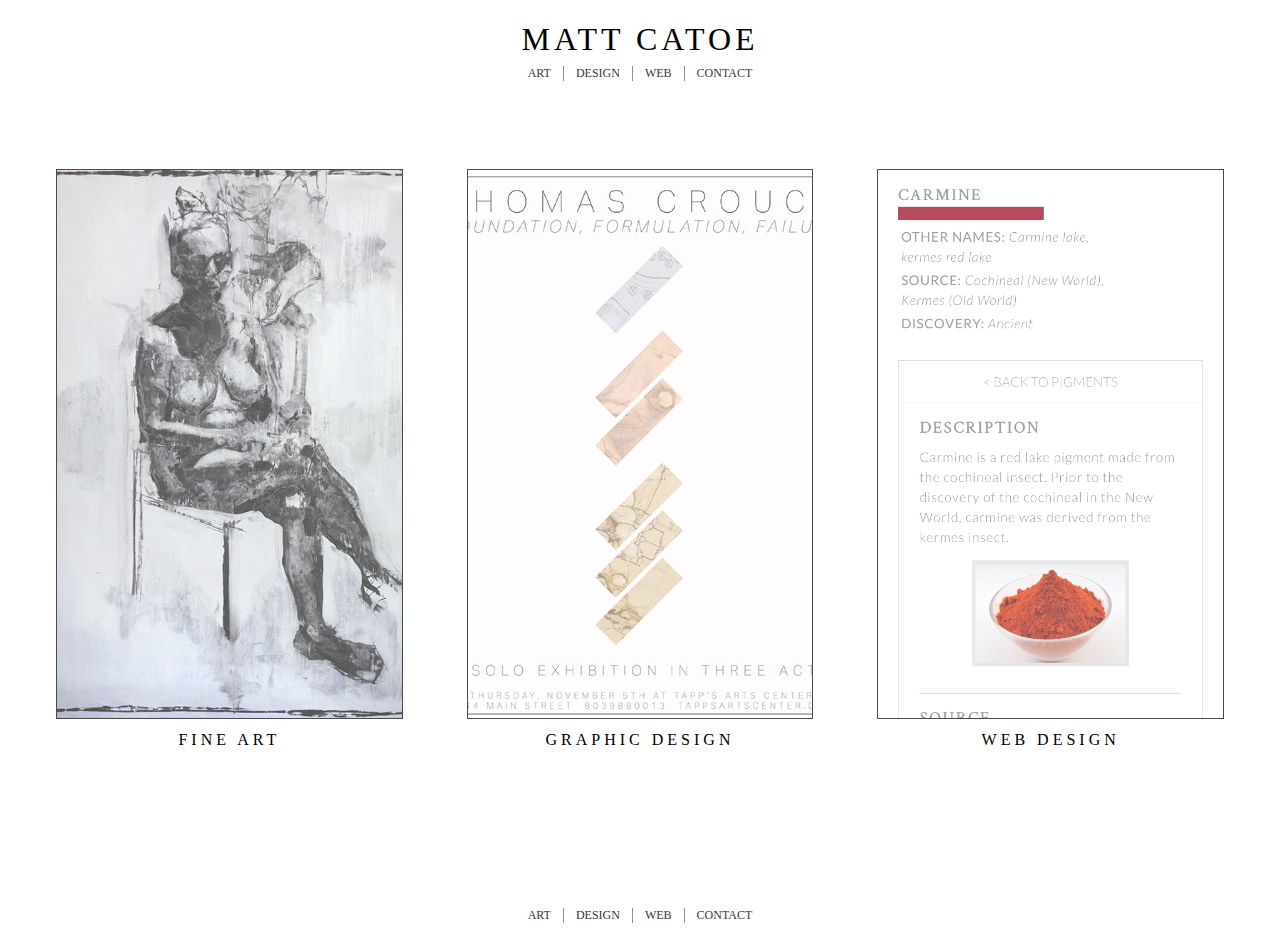
<file: index.html>
<!DOCTYPE html>
<!DOCTYPE html>
<html>
<head>
	<title>Matt Catoe</title>
	<!-- <link rel="stylesheet" type="text/css" href="normalize.css"> -->
	<link rel="stylesheet" type="text/css" href="main.css">
</head>
<body>
	<header>
		<nav>
			<h1><a href="index.html">Matt Catoe</a></h1>
			<ul>
				<li>
					<a href="artwork.html">Art</a>
				</li>
				<li>
					<a href="design.html">Design</a>
				</li>
				<li>
					<a href="web.html">Web</a>
				</li>
				<li>
					<a href="contact.html">Contact</a>
				</li>
			</ul>
		</nav>
	</header>
	<main>
		<section class="tiles">
			<div class="tile">
				<a href="artwork.html">
					<div class="image" id="art"></div>
					<h5>Fine Art</h5>
				</a>
			</div>
			<div class="tile">
				<a href="design.html">
					<div class="image" id="design"></div>
					<h5>Graphic Design</h5>
				</a>
			</div>
			<div class="tile">
				<a href="web.html">
					<div class="image" id="web"></div>
					<h5>Web Design</h5>
				</a>
			</div>
		</section>
	</main>
	<footer>
		<nav>
			<ul>
				<li>
					<a href="artwork.html">Art</a>
				</li>
				<li>
					<a href="design.html">Design</a>
				</li>
				<li>
					<a href="web.html">Web</a>
				</li>
				<li>
					<a href="contact.html">Contact</a>
				</li>
			</ul>
		</nav>
	</footer>
</body>
</html>
</file>
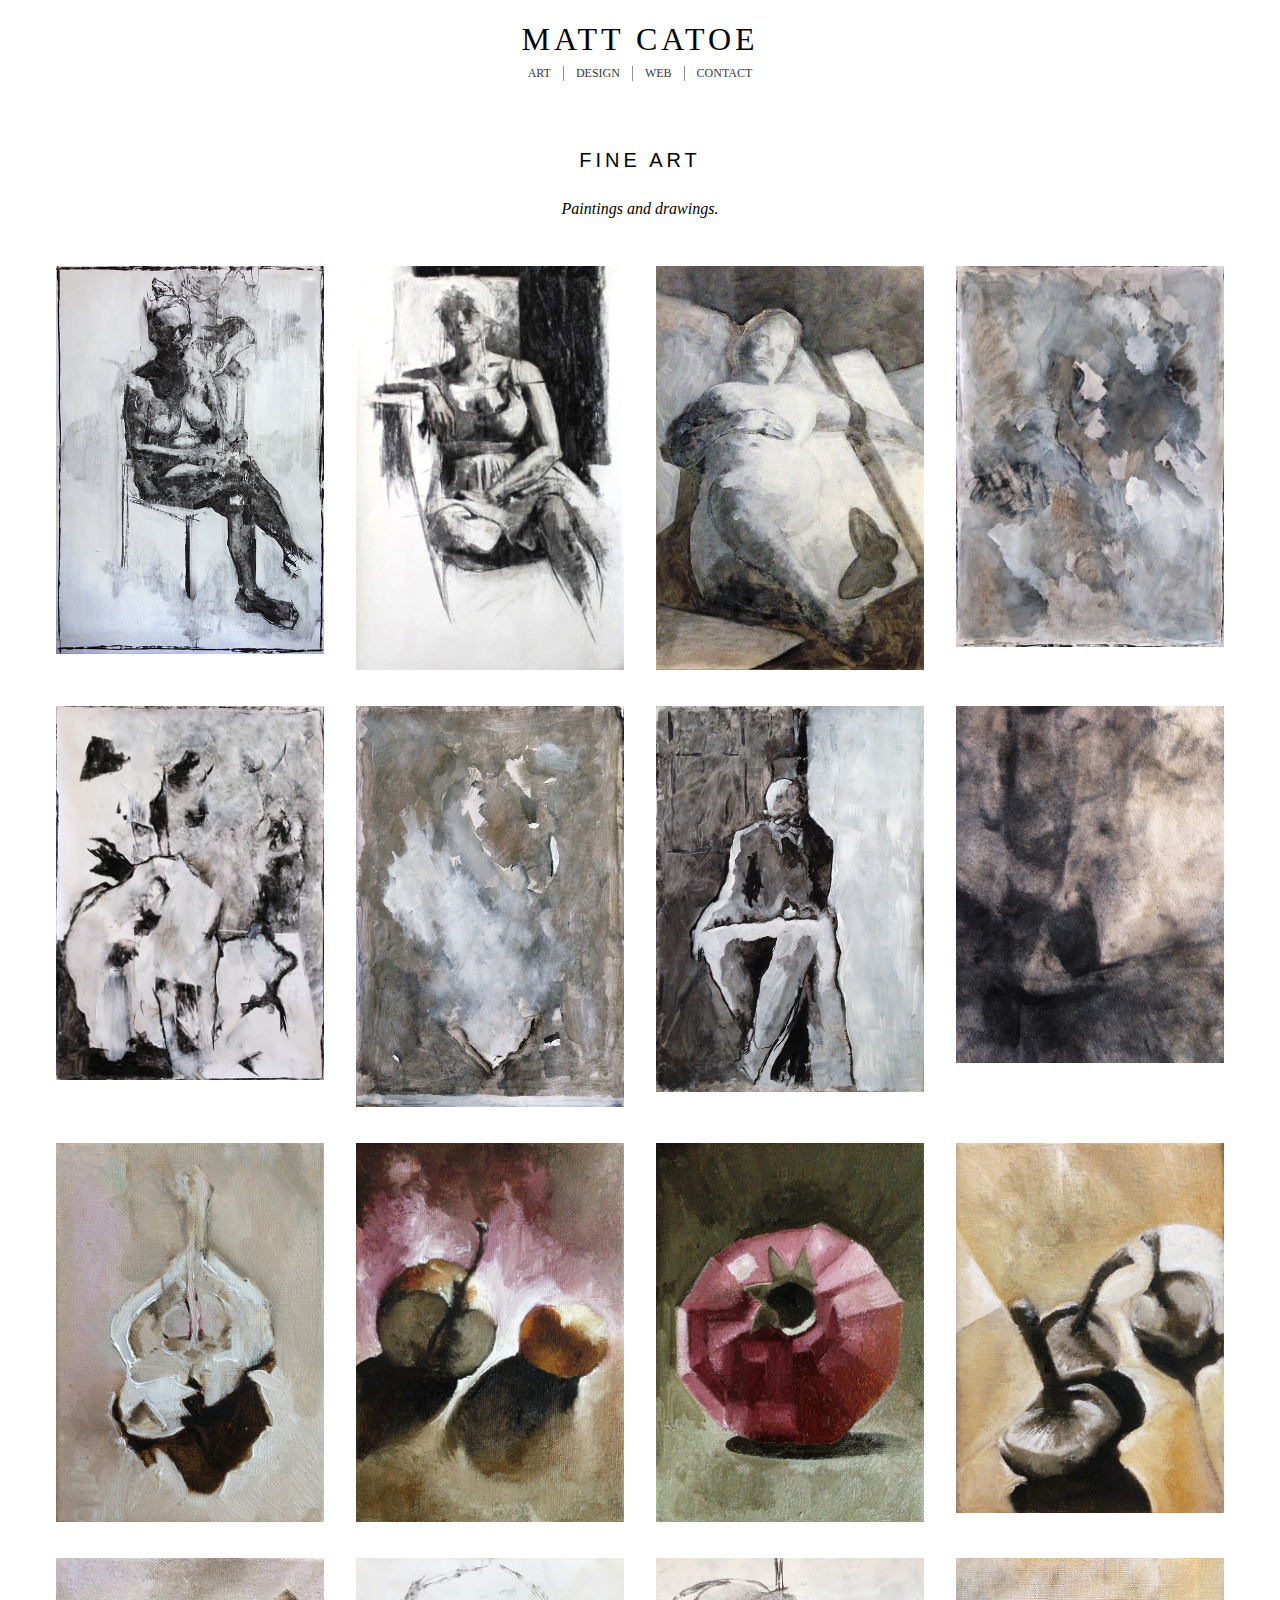
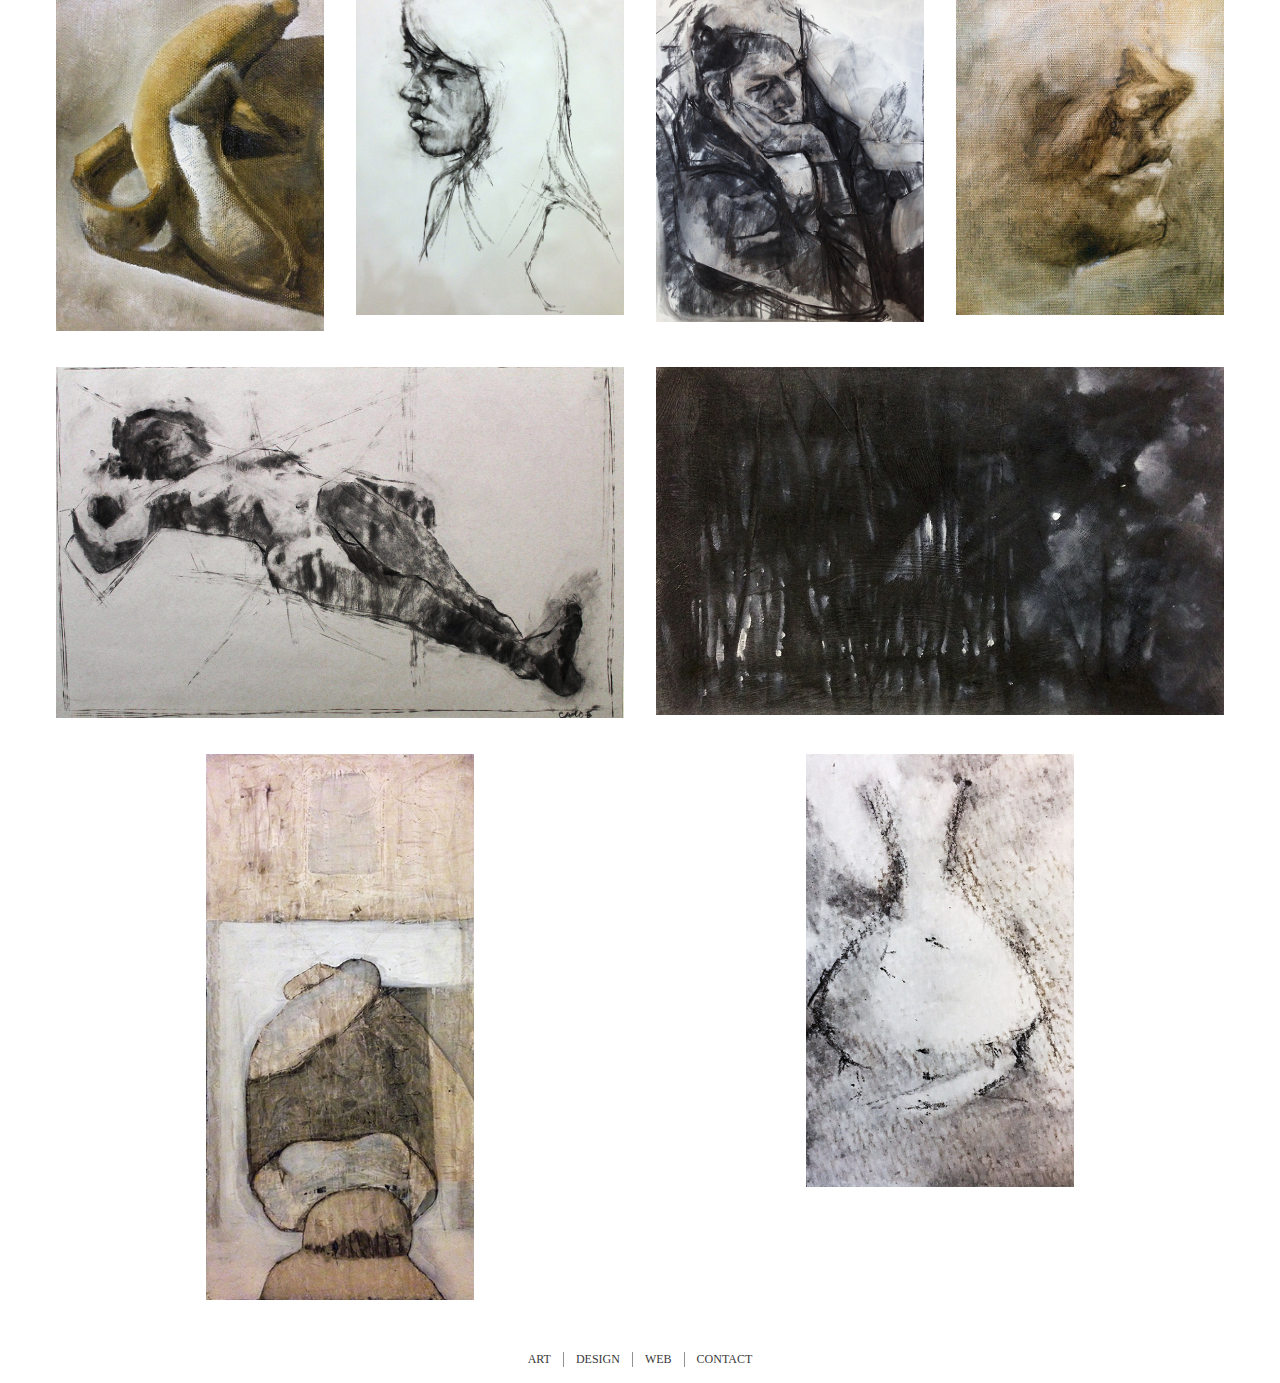
<file: artwork.html>
<!DOCTYPE html>
<html>
<head>
	<title>Matt Catoe // Fine Art</title>
	<link rel="stylesheet" type="text/css" href="main.css">
	<link rel="stylesheet" type="text/css" href="artwork.css">
</head>
<body>
	<header>
		<nav>
			<h1><a href="index.html">Matt Catoe</a></h1>
			<ul>
				<li>
					<a href="artwork.html">Art</a>
				</li>
				<li>
					<a href="design.html">Design</a>
				</li>
				<li>
					<a href="web.html">Web</a>
				</li>
				<li>
					<a href="contact.html">Contact</a>
				</li>
			</ul>
		</nav>
	</header>
	<main>
		<p class="title">Fine Art</p>
		<h4 class="subtitle">Paintings and drawings.</h4>
		<section class="gallery">
			<div class="artwork">
				<img src="assets/artwork/seated_01.jpg">
			</div>
			<div class="artwork">
				<img src="assets/artwork/seated_02.jpg">
			</div>
			<div class="artwork">
				<img src="assets/artwork/reclining_03.jpg">
			</div>
			<div class="artwork">
				<img src="assets/artwork/abstract_01.jpg">
			</div>
			<div class="artwork">
				<img src="assets/artwork/abstract_02.jpg">
			</div>
			<div class="artwork">
				<img src="assets/artwork/abstract_03.jpg">
			</div>
			<div class="artwork">
				<img src="assets/artwork/abstract_04.jpg">
			</div>
			<div class="artwork">
				<img src="assets/artwork/abstract_05.jpg">
			</div>
			<div class="artwork">
				<img src="assets/artwork/stilllife_01.jpg">
			</div>
			<div class="artwork">
				<img src="assets/artwork/stilllife_02.jpg">
			</div>
			<div class="artwork">
				<img src="assets/artwork/stilllife_03.jpg">
			</div>
			<div class="artwork">
				<img src="assets/artwork/stilllife_04.jpg">
			</div>
			<div class="artwork">
				<img src="assets/artwork/stilllife_05.jpg">
			</div>
			<div class="artwork">
				<img src="assets/artwork/portrait_01.jpg">
			</div>
			<div class="artwork">
				<img src="assets/artwork/portrait_02.jpg">
			</div>
			<div class="artwork">
				<img src="assets/artwork/underpainting_01.jpg">
			</div>
			<div class="artwork landscape">
				<img src="assets/artwork/reclining_01.jpg">
			</div>
			<div class="artwork landscape">
				<img src="assets/artwork/landscape_01.jpg">
			</div>
			<div class="artwork">
				<img src="assets/artwork/reclining_02.jpg">
			</div>
			<div class="artwork">
				<img src="assets/artwork/stilllife_06.jpg">
			</div>
		</section>
	</main>
	<footer>
		<nav>
			<ul>
				<li>
					<a href="artwork.html">Art</a>
				</li>
				<li>
					<a href="design.html">Design</a>
				</li>
				<li>
					<a href="web.html">Web</a>
				</li>
				<li>
					<a href="contact.html">Contact</a>
				</li>
			</ul>
		</nav>
	</footer>
</body>
</html>
</file>
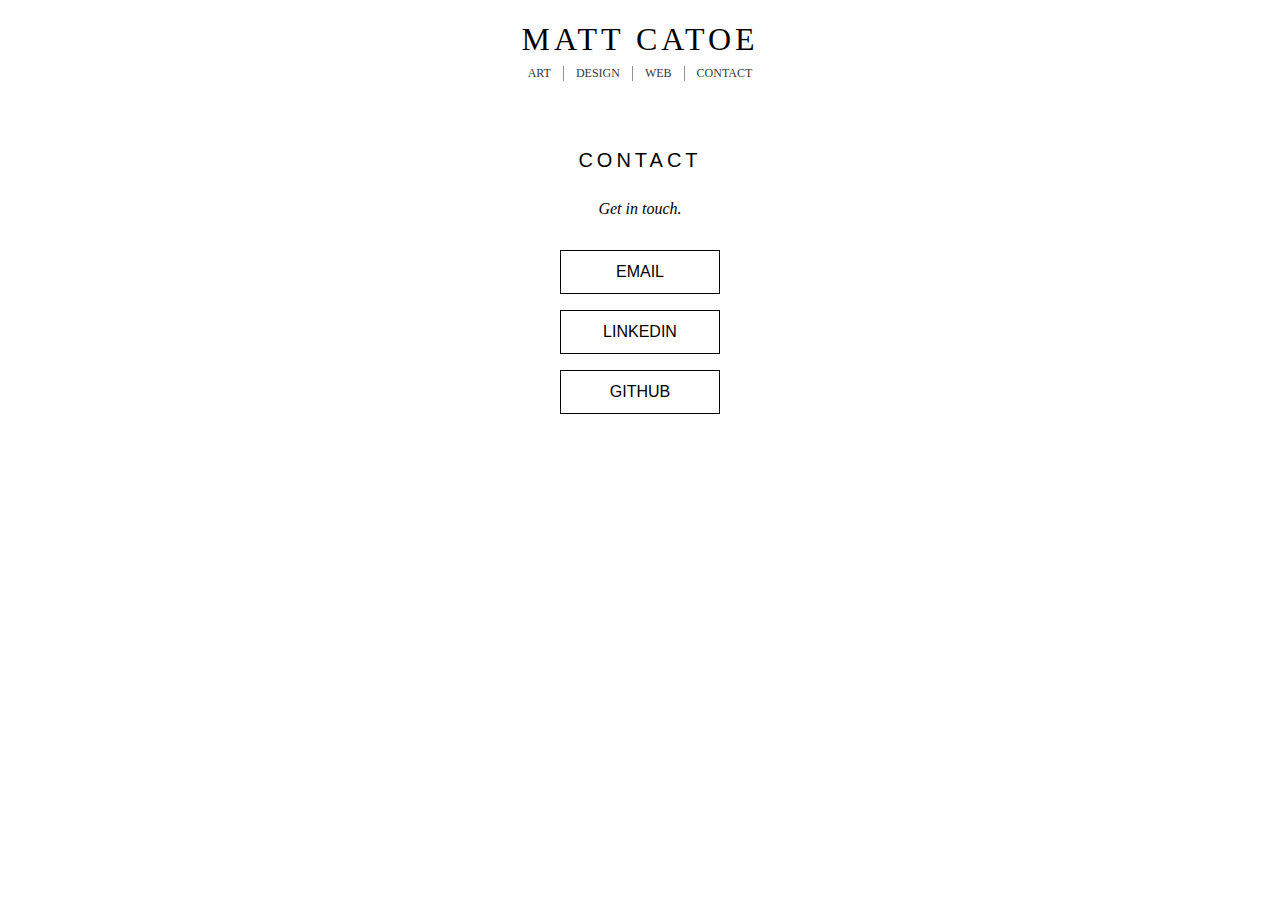
<file: contact.html>
<!DOCTYPE html>
<html>
<head>
	<title>Matt Catoe // Contact</title>
	<link rel="stylesheet" type="text/css" href="main.css">
	<link rel="stylesheet" type="text/css" href="contact.css">
</head>
<body>
	<header>
		<nav>
			<h1><a href="index.html">Matt Catoe</a></h1>
			<ul>
				<li>
					<a href="artwork.html">Art</a>
				</li>
				<li>
					<a href="design.html">Design</a>
				</li>
				<li>
					<a href="web.html">Web</a>
				</li>
				<li>
					<a href="contact.html">Contact</a>
				</li>
			</ul>
		</nav>
	</header>
	<main>
		<p class="title">Contact</p>
		<h4 class="subtitle">Get in touch.</h4>
		<div class="contact">
			<ul>
				<li><a href="mailto:catoemw@gmail.com"><button>Email</button></a></li>
				<li><a href="http://www.linkedin.com/in/matt-catoe"><button>LinkedIn</button></a></li>
				<li><a href="http://www.github.com/catoemw"><button>GitHub</button></a></li>
			</ul>
		</div>
	</main>
</body>
</html>
</file>
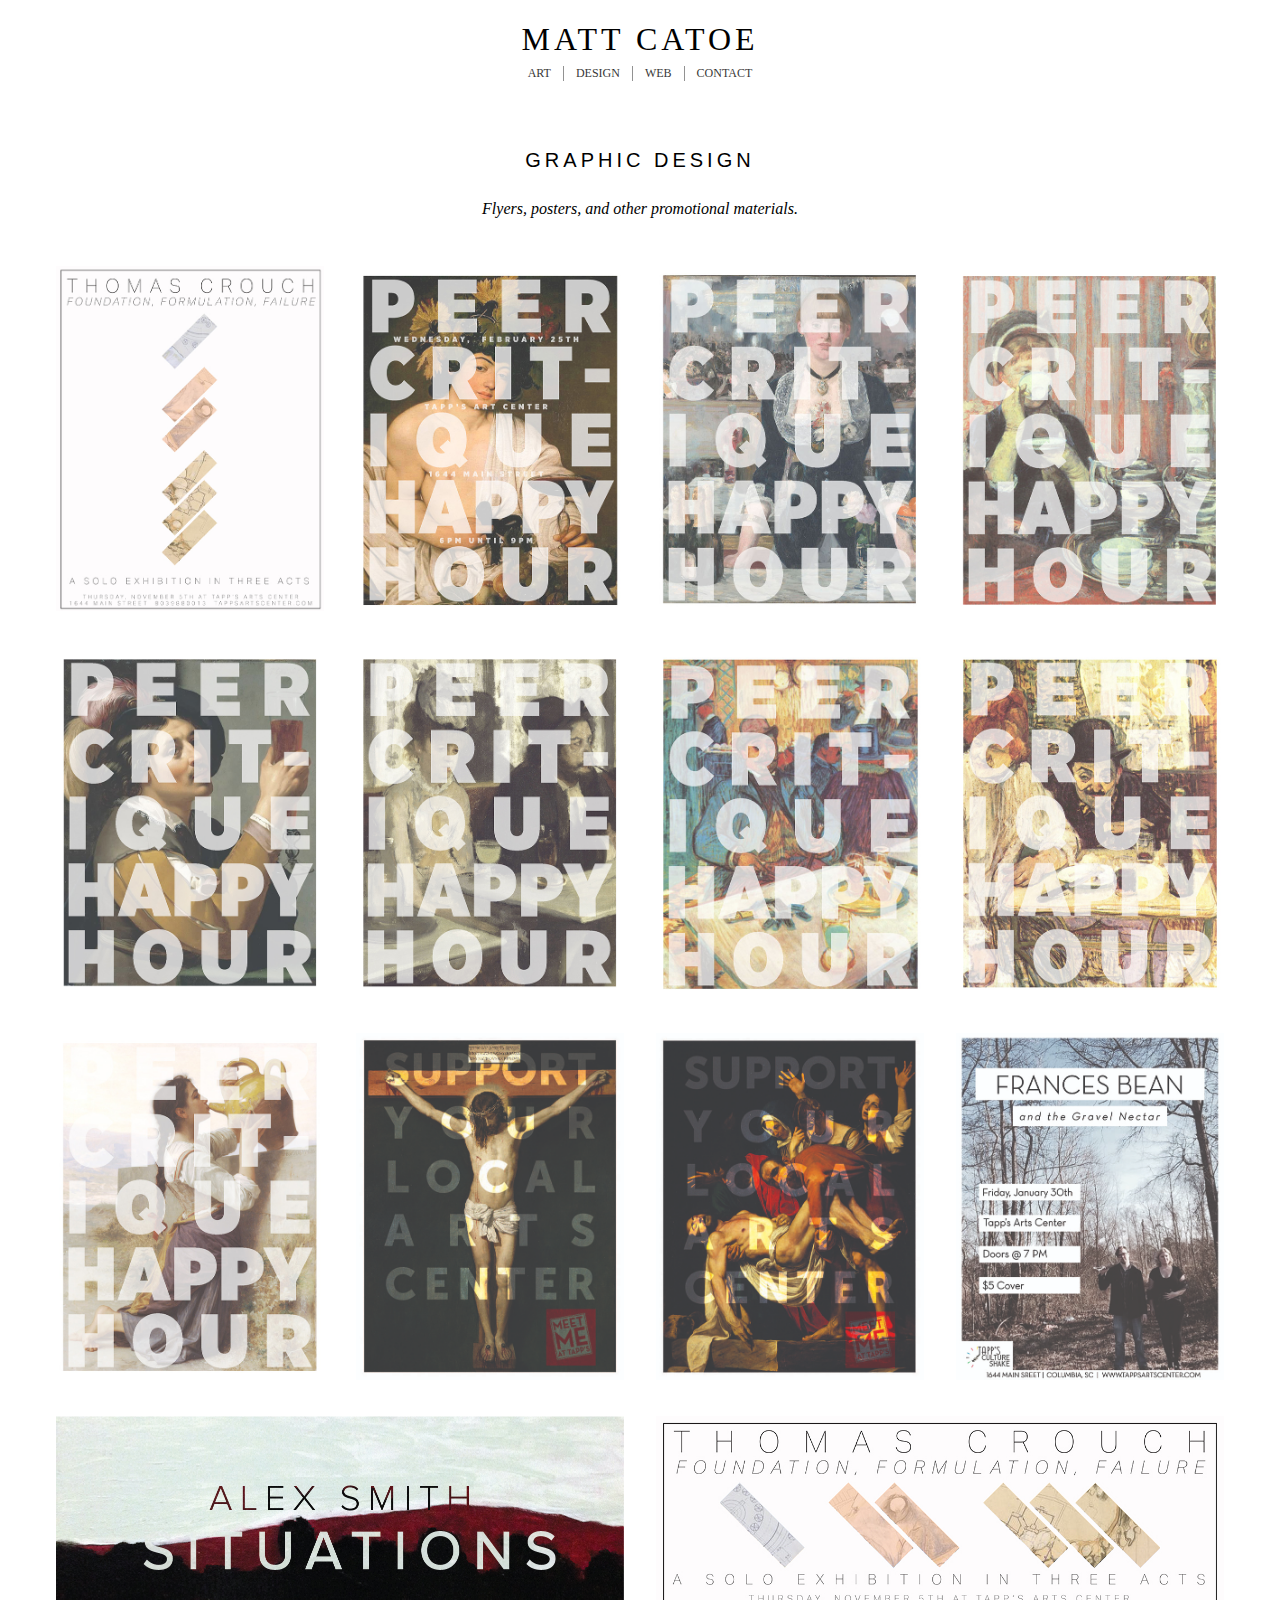
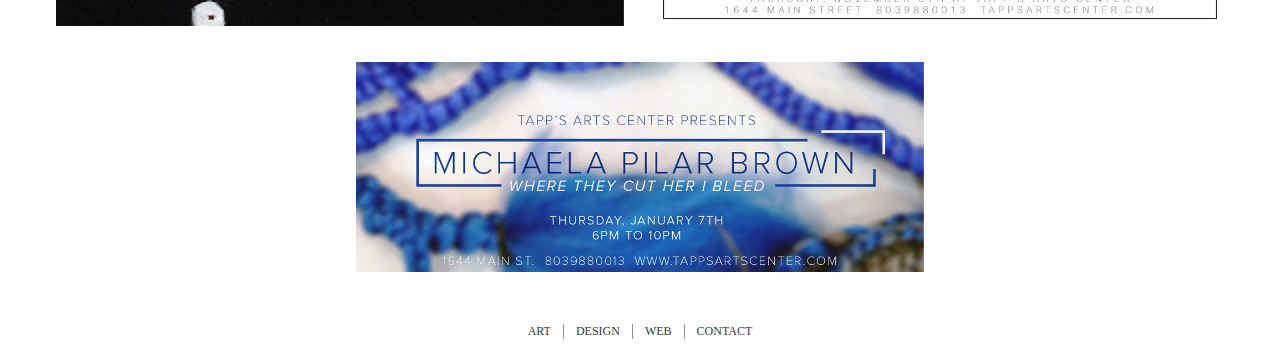
<file: design.html>
<!DOCTYPE html>
<html>
<head>
	<title>Matt Catoe // Graphic Design</title>
	<link rel="stylesheet" type="text/css" href="main.css">
	<link rel="stylesheet" type="text/css" href="design.css">
</head>
<body>
	<header>
		<nav>
			<h1><a href="index.html">Matt Catoe</a></h1>
			<ul>
				<li>
					<a href="artwork.html">Art</a>
				</li>
				<li>
					<a href="design.html">Design</a>
				</li>
				<li>
					<a href="web.html">Web</a>
				</li>
				<li>
					<a href="contact.html">Contact</a>
				</li>
			</ul>
		</nav>
	</header>
	<main>
		<p class="title">Graphic Design</p>
		<h4 class="subtitle">Flyers, posters, and other promotional materials.</h4>
		<section class="gallery">
			<div class="design">
				<img src="assets/design/crouch_flyer.jpg">
			</div>
			<div class="design">
				<img src="assets/design/PCHHFLYER.jpg">
			</div>
			<div class="design">
				<img src="assets/design/PCHH2.jpg">
			</div>
			<div class="design">
				<img src="assets/design/PCHH3.jpg">
			</div>
			<div class="design">
				<img src="assets/design/PCHH4.jpg">
			</div>
			<div class="design">
				<img src="assets/design/PCHH5.jpg">
			</div>
			<div class="design">
				<img src="assets/design/PCHH6.jpg">
			</div>
			<div class="design">
				<img src="assets/design/PCHH7.jpg">
			</div>
			<div class="design">
				<img src="assets/design/PCHH8.jpg">
			</div>
			<div class="design">
				<img src="assets/design/Untitled-1-02.jpg">
			</div>
			<div class="design">
				<img src="assets/design/Untitled-1-03.jpg">
			</div>
			<div class="design">
				<img src="assets/design/BeanFlyer1.jpg">
			</div>
			<div class="design landscape">
				<img src="assets/design/AS_cover-01.jpg">
			</div>
			<div class="design landscape">
				<img src="assets/design/crouch_cover_photo.jpg">
			</div>
			<div class="design landscape">
				<img src="assets/design/MPB_cover_photo_INFO.jpg">
			</div>
		</section>
	</main>
	<footer>
		<nav>
			<ul>
				<li>
					<a href="artwork.html">Art</a>
				</li>
				<li>
					<a href="design.html">Design</a>
				</li>
				<li>
					<a href="web.html">Web</a>
				</li>
				<li>
					<a href="contact.html">Contact</a>
				</li>
			</ul>
		</nav>
	</footer>
</body>
</html>
</file>
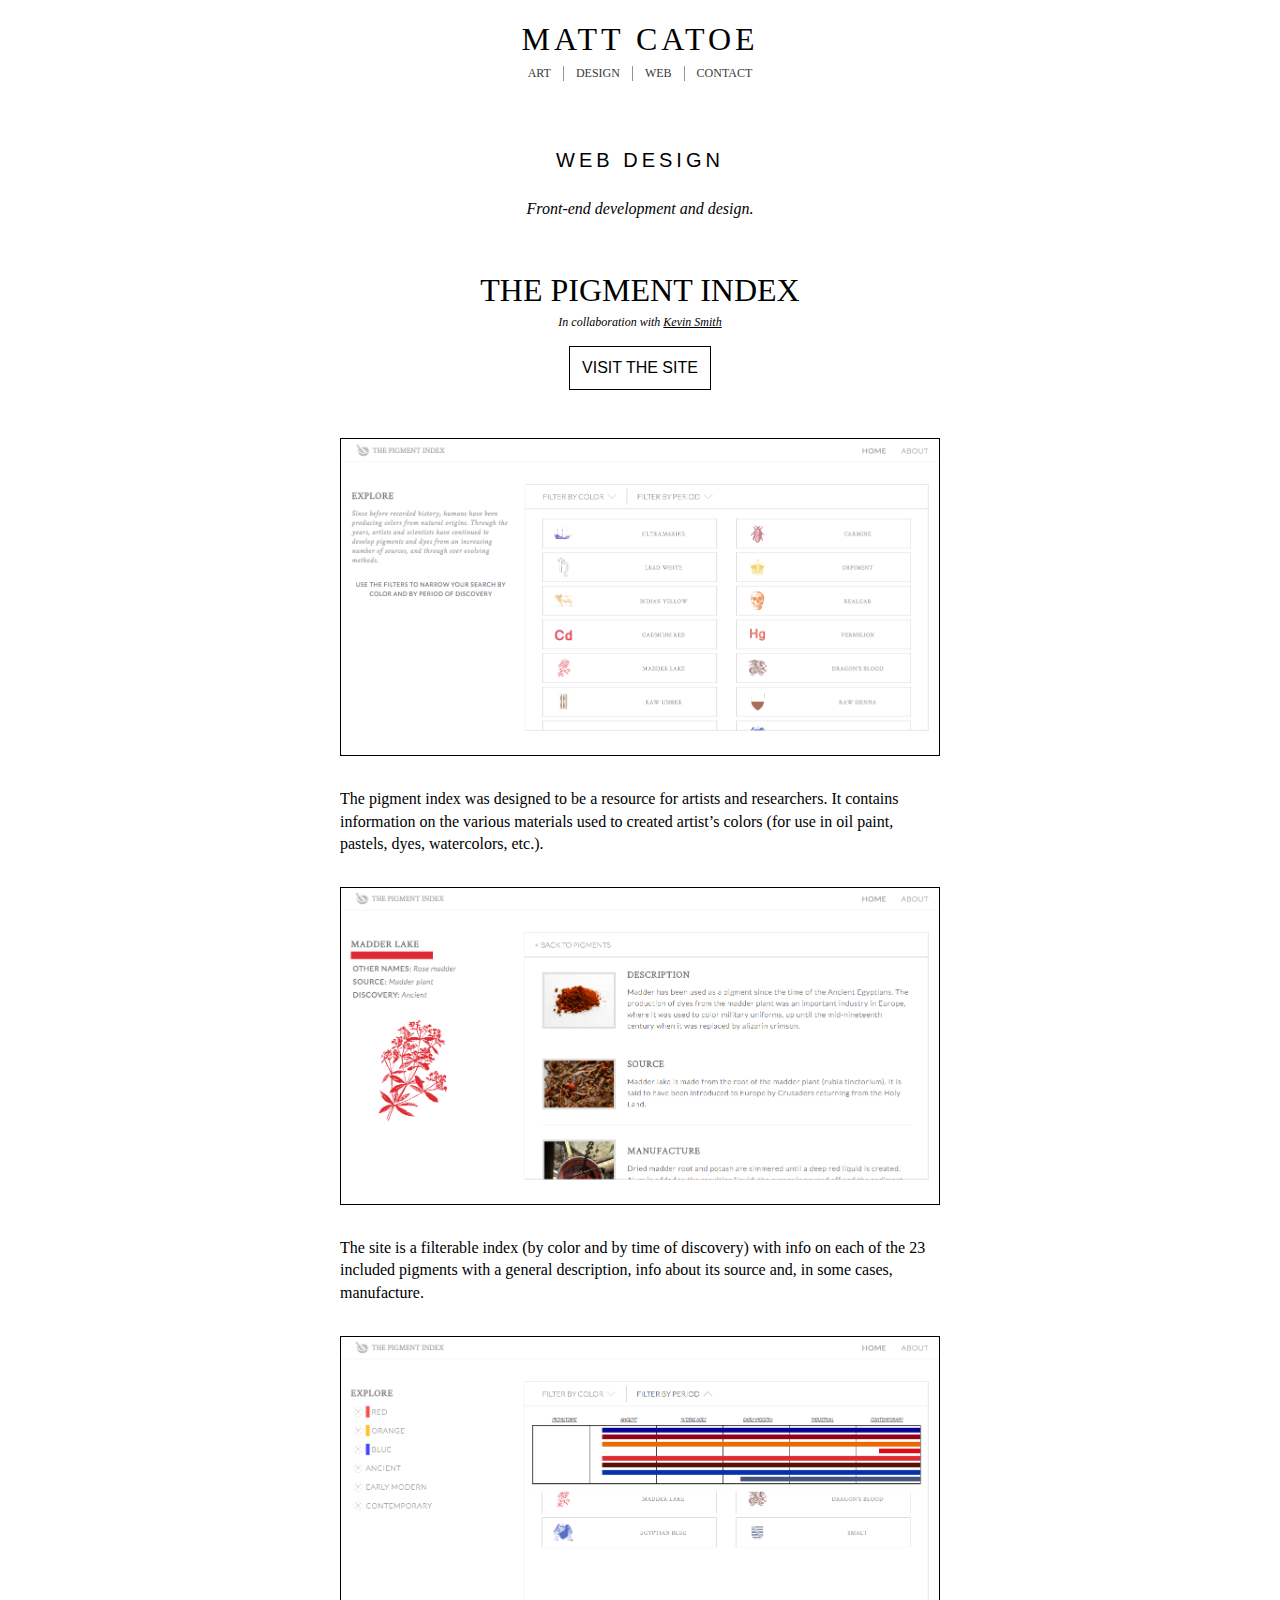
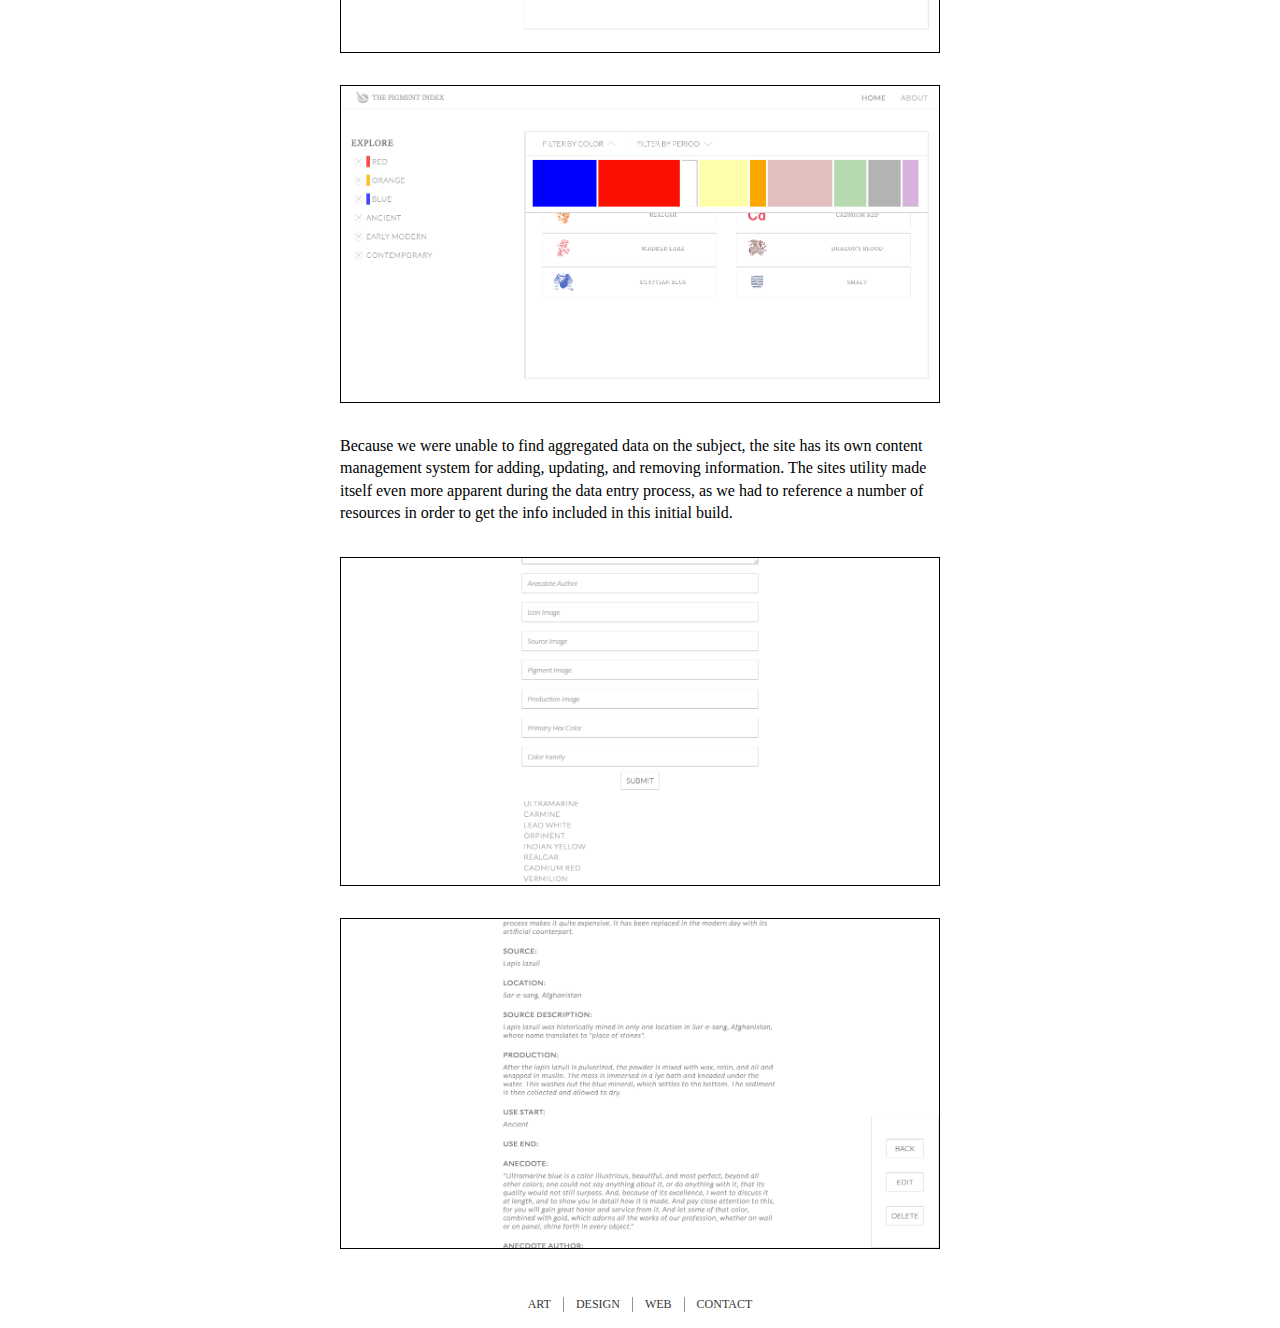
<file: web.html>
<!DOCTYPE html>
<html>
<head>
	<title>Matt Catoe // Web Design</title>
	<link rel="stylesheet" type="text/css" href="main.css">
	<link rel="stylesheet" type="text/css" href="web.css">
</head>
<body>
	<header>
		<nav>
			<h1><a href="index.html">Matt Catoe</a></h1>
			<ul>
				<li>
					<a href="artwork.html">Art</a>
				</li>
				<li>
					<a href="design.html">Design</a>
				</li>
				<li>
					<a href="web.html">Web</a>
				</li>
				<li>
					<a href="contact.html">Contact</a>
				</li>
			</ul>
		</nav>
	</header>
	<main>
		<p class="title">Web Design</p>
		<h4 class="subtitle">Front-end development and design.</h4>
		<section class="study">
			<h1>The Pigment Index</h1>
			<p>In collaboration with <a href="https://www.linkedin.com/in/civilianzero">Kevin Smith</a></p>
			<a href="http://pigment-index.herokuapp.com"><button>Visit the Site</button></a>
			<div class="images">
				<img class="web single" src="assets/web/pig-index_01.png"/>
				<img class="mobile" src="assets/web/image5.PNG"/>
			</div>
			<p>The pigment index was designed to be a resource for artists and researchers. It contains information on the various materials used to created artist’s colors (for use in oil paint, pastels, dyes, watercolors, etc.).</p>
			<div class="images">
				<img class="web single" src="assets/web/pig-index_03.png">
				<img class="mobile" src="assets/web/image4.PNG">
			</div>
			<p>The site is a filterable index (by color and by time of discovery) with info on each of the 23 included pigments with a general description, info about its source and, in some cases, manufacture.</p>
			<div class="images">	
				<img class="web" src="assets/web/pig-index_04.png">
				<img class="web" src="assets/web/pig-index_05.png">
				<img class="mobile" src="assets/web/image2.PNG">
				<img class="mobile" src="assets/web/image3.PNG">
			</div>
			<p>Because we were unable to find aggregated data on the subject, the site has its own content management system for adding, updating, and removing information. The sites utility made itself even more apparent during the data entry process, as we had to reference a number of resources in order to get the info included in this initial build.</p>
			<div class="images">	
				<img class="web" src="assets/web/pig-index_06.png">
				<img class="web" src="assets/web/pig-index_07.png">
			</div>
		</section>
	</main>
	<footer>
		<nav>
			<ul>
				<li>
					<a href="artwork.html">Art</a>
				</li>
				<li>
					<a href="design.html">Design</a>
				</li>
				<li>
					<a href="web.html">Web</a>
				</li>
				<li>
					<a href="contact.html">Contact</a>
				</li>
			</ul>
		</nav>
	</footer>
</body>
</html>
</file>
<file: main.css>
/*BASIC STYLING*/

*, *:before, *:after {
	box-sizing: border-box;
}

.cf:after {
	clear: both;
	content: '';
	display: table;
}

* {
	color: #000;
}

a {
	text-decoration: none;
	text-transform: uppercase;
}

ul {
	padding: 0;
}

li {
	list-style-type: none;
}

span {
	font-family: serif;
}

.title {
	text-align: center;
	font-family: sans-serif;
	text-transform: uppercase;
	margin: 1rem;
	font-size: 1.25rem;
	letter-spacing: .25rem;
	padding: .75rem;
}

.subtitle {
	margin: 0 3rem 1rem 3rem;
}

.gallery {
	display: flex;
	flex-direction: column;
	flex-wrap: wrap;
	justify-content: space-around;
	margin: 2rem;
}

/*NAVIGATION*/

header {
	width: 80%;
	margin: auto;
	margin-bottom: 3rem;
}

nav h1 {
	text-align: center;
	font-weight: normal;
	letter-spacing: .25rem;
	margin-bottom: .5rem;
}

nav > ul {
	display: flex;
	justify-content: center;
	margin: .25rem 0 0 0;
	padding-bottom: .5rem;
}

nav li {
	font-size: .75rem;
	padding: 0 .75rem;
	border-right: 1px solid #777;
	opacity: .8;
}

nav li:hover {
	opacity: 1;
}

nav li:last-of-type {
	border: none;
}

/*HOME TILES*/

.tiles {
	display: flex;
	flex-direction: column;
	align-items: center;
	margin: 3rem 0;
}

.tile {
	width: 80%;
	height: 20rem;
	margin-bottom: 5rem;
}

.tile:last-of-type {
	border: none;
}

h2,
h3,
h4 {
	text-align: center;
	font-weight: normal;
}

h3 {
	font-family: sans-serif;
	letter-spacing: .25rem;
}

h4 {
	text-transform: none;
	font-style: italic;
}

/*.tile img {
	opacity: .7;
	width: 75%;
	align-self: center;
	padding: 1rem;
}

.tile img:hover {
	opacity: 1;
}*/

.tile a {
	height: 100%;
	display: flex;
	flex-direction: column;
}

.image {
	height: 90%;
	border: 1px solid black;
	opacity: .7;
}

.image:hover {
	opacity: 1;
}

.tile h5 {
	font-size: 1rem;
	font-weight: normal;
	letter-spacing: .25rem;
	margin: .75rem 0;
	text-align: center;
}

#art {
	background-image: url('assets/artwork/seated_01.jpg');
	background-size: 110%;
	background-position: center 3%; 
}

#web {
	background-image: url('assets/web/image4.PNG');
	background-size: 100%;
}

#design {
	background-image: url('assets/design/crouch_flyer.jpg');
	background-size: 100%;
}

@media (min-width: 800px) {
	.tiles {
		flex-direction: row;
		margin: 1rem 1rem;
	}

	.tile {
		height: 75vh;
		padding: 2rem;
	}

	.hide-show {
		display: none;
	}

	#art,
	#web,
	#design {
		background-size: cover;
		background-position: center top;
	}

}
</file>
<file: artwork.css>
.artwork {
	width: 100%;
	padding: 1rem;
}

.artwork > img {
	width: 100%;
}

@media (min-width: 600px) {
	.gallery {
		flex-direction: row;
	}

	.artwork {
		flex-basis: 25%;
	}

	.landscape {
		flex-basis: 50%;
	}
}
</file>
<file: contact.css>
.contact li {
	padding-bottom: 1rem;
	text-transform: uppercase;
	font-family: sans-serif;
	text-align: center;
	letter-spacing: .25rem;
	text-decoration: underline;
}

.contact {
	margin: 2rem 1rem 1rem 1rem;
}

button {
	background-color: #fff;
	border: 1px solid black;
	font-size: 1rem;
	padding: .75rem;
	text-transform: uppercase;
	width: 10rem;
}

button:hover {
	background-color: #000;
	color: #fff;
}
</file>
<file: design.css>
.design {
	width: 100%;
	padding: 1rem;
}

.design > img {
	width: 100%;
}

@media (min-width: 600px) {
	.gallery {
		flex-direction: row;
	}

	.design {
		flex-basis: 25%;
	}

	.landscape {
		flex-basis: 50%;
	}
}
</file>
<file: web.css>
.study h1 {
	font-weight: normal;
	text-transform: uppercase;
	margin-bottom: .15rem;
}

.study a {
	text-transform: capitalize;
	text-decoration: underline;
}

.study p:first-of-type {
	font-family: serif;
	font-style: italic;
	text-align: left;
	font-size: .75rem;
	margin-top: 0;
}

.study p {
	line-height: 1.4rem;
	font-family: serif;
	text-align: justify;
}

.study {
	margin: 1rem;
	display: flex;
	flex-direction: column;
	align-items: center;
}

button {
	background-color: #fff;
	border: 1px solid black;
	font-size: 1rem;
	padding: .75rem;
	margin-bottom: 2rem;
	text-transform: uppercase;
}

button:hover {
	background-color: #000;
	color: #fff;
}

.web {
	display: none;
}

.web:last-of-type {
	display: block;
}

.images {
	display: flex;
	justify-content: space-around;
	flex-direction: column;
}

.images > img {
	margin: 1rem 0;
	border: 1px solid black;
	width: 100%;
}

@media (min-width: 700px) {
	.mobile {
		display: none;
	}

	.web {
		display: block;
	}

	.study p {
		text-align: left;
	}

	.images {
		flex-basis: 100%;
	}

	.images img {
		/*flex-basis: 35%;*/
		/*height: 20rem;*/
		/*padding: 1rem;*/
		width: 100%;
	}

	.study {
		max-width: 600px;
		margin: 2rem auto;
	}

}
</file>
